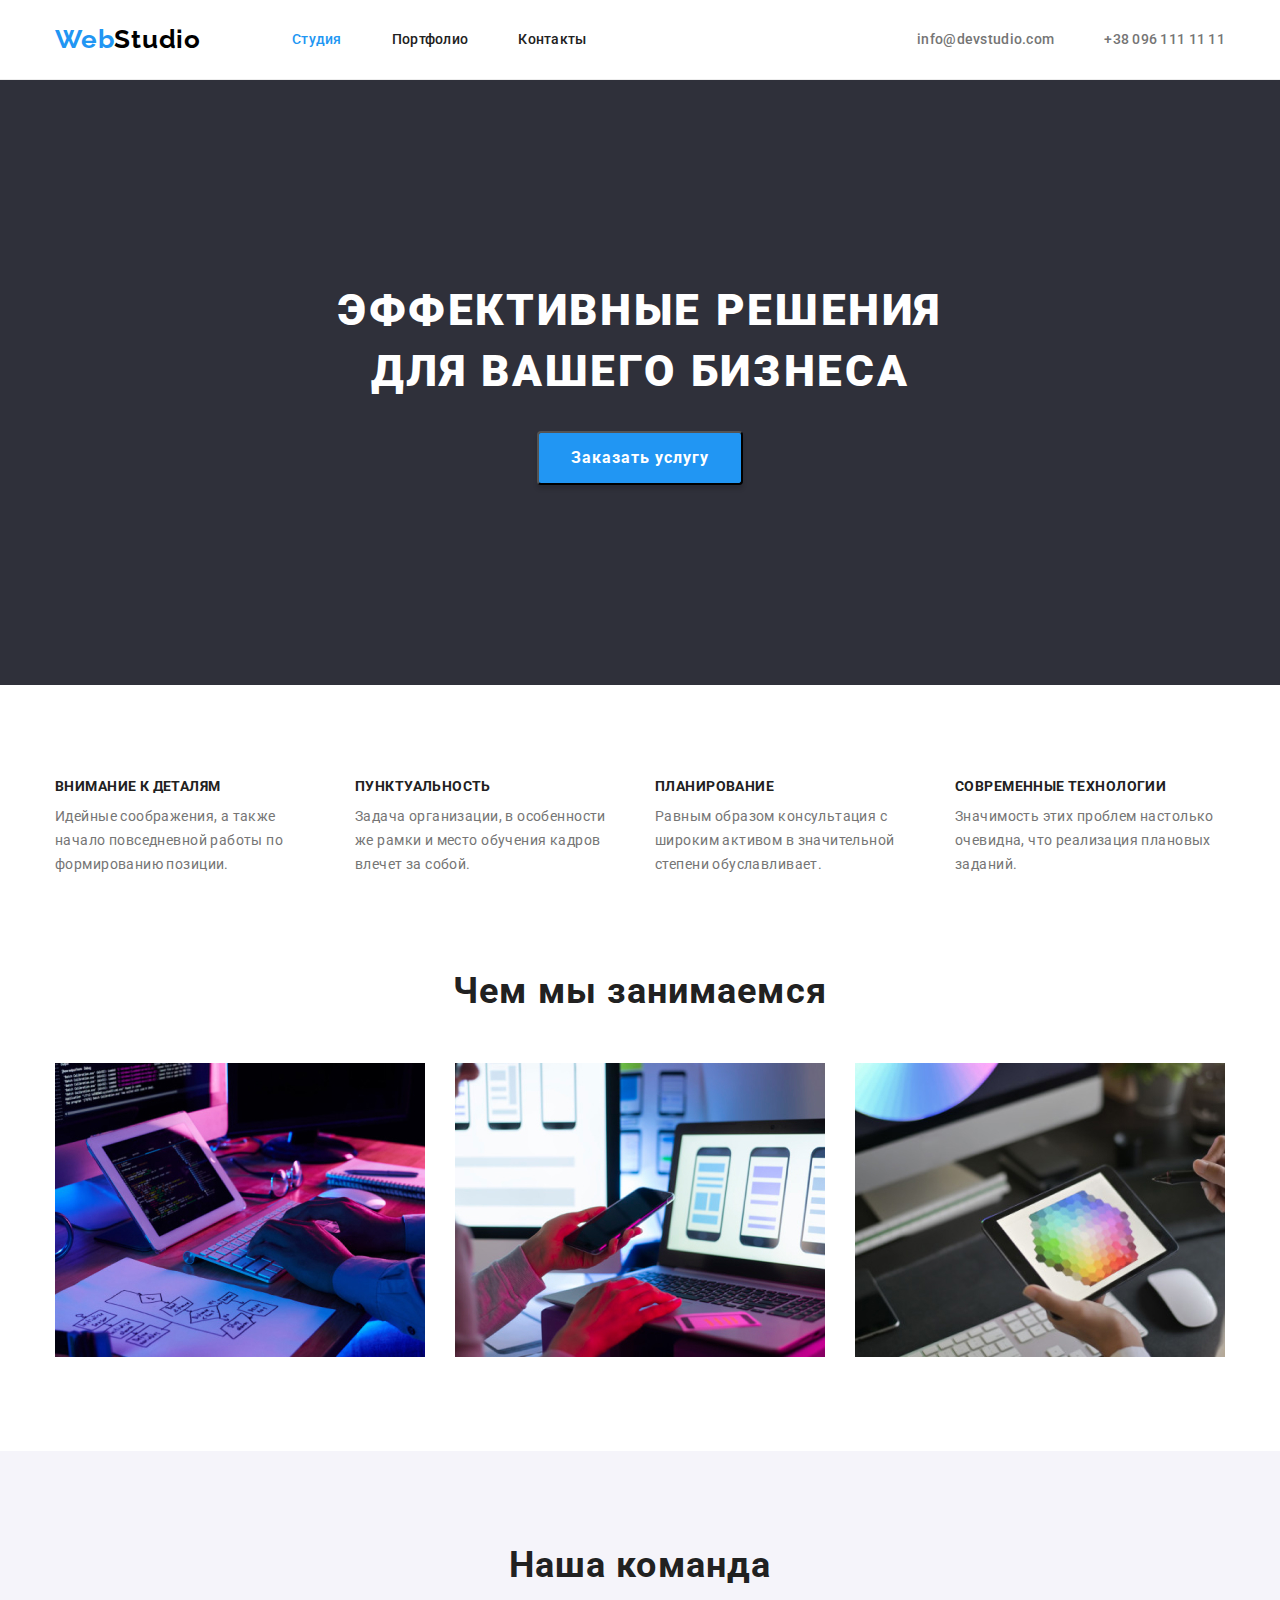
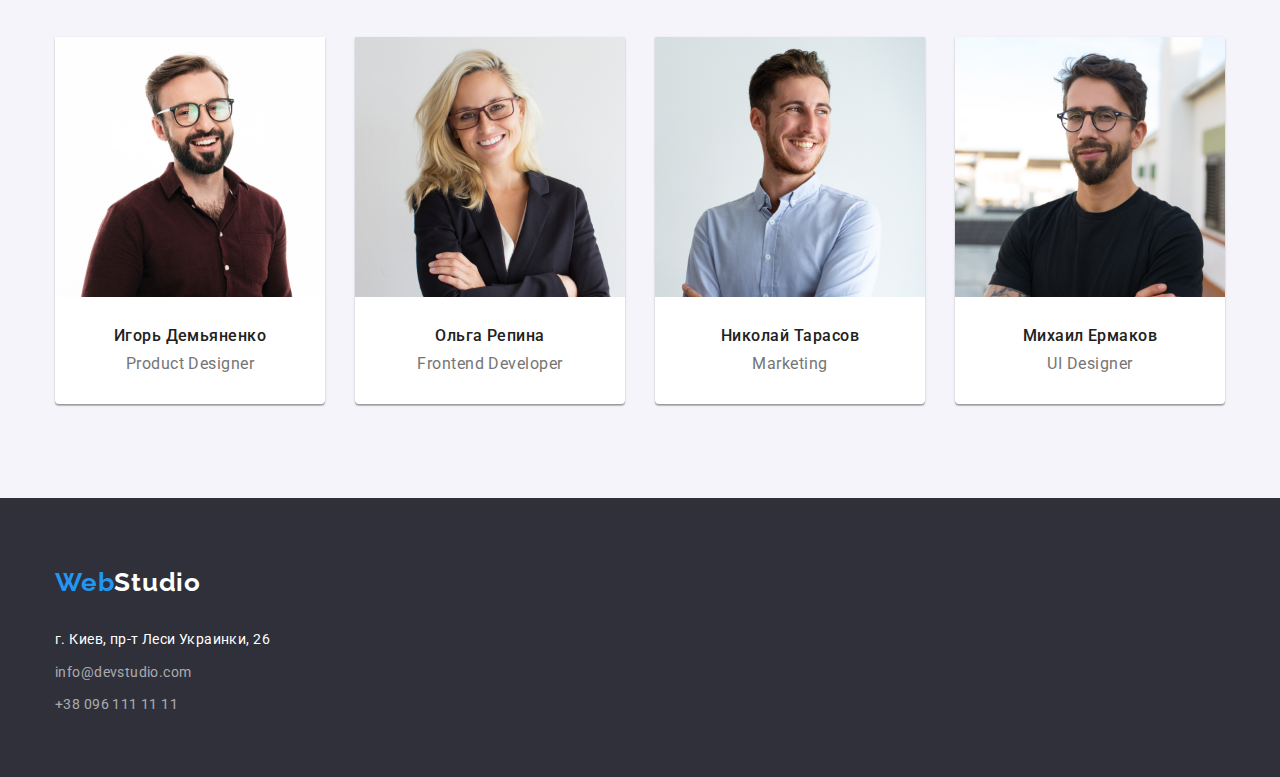
<file: index.html>
<!DOCTYPE html>
<html lang="ru">
<head>
	<meta charset="UTF-8">
	<meta http-equiv="X-UA-Compatible" content="IE=edge">
	<meta name="viewport" content="width=device-width, initial-scale=1.0">
	<title>Projects</title>
		<link href="https://fonts.googleapis.com/css2?family=Raleway:wght@700&family=Roboto:wght@400;500;700;900&display=swap" rel="stylesheet">
		<link
		rel="stylesheet"
		href="https://cdnjs.cloudflare.com/ajax/libs/modern-normalize/1.0.0/modern-normalize.min.css"
	  />
		<link rel="stylesheet" href="./css/styles.css">
</head>
<body>
	
	<!--Шапка сайта-->

	
	<header class="header main-naw">
		<div class="container main-naw">
		<nav class="nav">
		<a class="logo" href="./index.html">Web<span class="logo-text">Studio</span></a>
		<ul class="header-info margin-block main-naw">
			<li class="nav-item"> <a class="header-list active" href="./index.html">Студия</a> </li>
			<li class="nav-item"><a class="header-list" href="./portfolio.html">Портфолио</a></li>
			<li class="nav-item"><a class="header-list" href="">Контакты</a></li>
		</ul>
	</nav>


		<ul class="contakt margin-block ">
			<li class="contakt-li"> <a class="contakt-list" href="mailto:info@devstudio.com">info@devstudio.com</a> </li>
			<li class="contakt-li"> <a class="contakt-list" href="tel:+380961111111">+38 096 111 11 11</a> </li>
		</ul>
</div>
	</header>
	<!--Герой-->
<main>
		<section class="mine-title-content">
			<div class="container">
			<h1 class="title">Эффективные решения <br> для вашего бизнеса</h1>
			
			<button class="button" type="button">Заказать услугу</button> 
			 </div>
		</section>

		<!--Переваги-->
		
		<section class="section">
			<div class="container">
			<h2 class="visually-hidden"> Переваги</h2>
			<ul class="benefits-content" >	
			<li class="benefits-list list"> <h3 class="benefits-title" >Внимание к деталям</h3> <p class="benefits-text">Идейные соображения, а также начало повседневной работы по формированию позиции.</p> </li>
			<li class="benefits-list list"><h3 class="benefits-title">Пунктуальность</h3> <p class="benefits-text">Задача организации, в особенности же рамки и место обучения кадров влечет за собой.</p> </li>
			<li class="benefits-list list"><h3 class="benefits-title">Планирование</h3> <p class="benefits-text">Равным образом консультация с широким активом в значительной степени обуславливает.</p> </li>
			<li class="benefits-list list"><h3 class="benefits-title">Современные технологии</h3> <p class="benefits-text">Значимость этих проблем настолько очевидна, что реализация плановых заданий.</p> </li>
		</ul>
	</div>
		</section>
		<!--Чим ми заніиаємось-->
		
		<section class="main-work section">
			<div class="container">
			<h2 class="main-title">Чем мы занимаемся</h2>
			<ul class="work-item" >
				<li class="work-list list"> <img src="./images/img.jpg" alt="Фото" width="370" height="294"> </li>
				<li class="work-list list"><img src="./images/img(1).jpg" alt="Фото" width="370" height="294"></li>
				<li class="work-list list"><img src="./images/img(2).jpg" alt="Фото" width="370" height="294"></li>
			</u>
		</div>
		</section>

		<!--Команда-->
		
		<section class="main-team-content section ">
			<div class="container">
			<h2 class="main-title">Наша команда</h2>
			
				<ul class="team-item">
				<li class="team-list list"><img src="./images/img(3).jpg" alt="Product Designer" width="270" height="260"><div class="team-info"><h3 class="team-title">Игорь Демьяненко</h3> <p class="team-text">Product Designer</p></div></li>
				<li class="team-list list"><img src="./images/img(4).jpg" alt="Frontend Developer" width="270" height="260"><div class="team-info"><h3 class="team-title">Ольга Репина</h3> <p class="team-text">Frontend Developer</p></div></li>
				<li class="team-list list"><img src="./images/img(5).jpg" alt="Marketing" width="270" height="260"><div class="team-info"><h3 class="team-title">Николай Тарасов</h3> <p class="team-text">Marketing</p></div></li>
				<li class="team-list list"><img src="./images/img(6).jpg" alt="UI Designer" width="270" height="260"><div class="team-info"><h3 class="team-title">Михаил Ермаков</h3> <p class="team-text">UI Designer</p></div></li>
			</ul>
		</div>
		</section>
	</main>
		<!--Футер-->
		
		<footer class="footer">
			<div class="container">
			<a class="logo-footer" href="logo-bottom">Web<span class="footer-span">Studio</span></a>
	
			<address class="address-content">
				<ul class="footer-list">
			<li class="footer-item"><a class="address" href="https://www.google.com.ua/maps/place/%D0%B1%D1%83%D0%BB%D1%8C%D0%B2%D0%B0%D1%80+%D0%9B%D0%B5%D1%81%D1%96+%D0%A3%D0%BA%D1%80%D0%B0%D1%97%D0%BD%D0%BA%D0%B8,+26,+%D0%9A%D0%B8%D1%97%D0%B2,+02000/@50.4265841,30.5361971,17z/data=!3m1!4b1!4m5!3m4!1s0x40d4cf0e033ecbe9:0x57a4dffefec77da0!8m2!3d50.4265807!4d30.5383858!5m1!1e1?hl=uk"> г. Киев, пр-т Леси Украинки, 26 </a></li> 
			<li class="footer-item"><a class="footer-contact" href="mailto:info@devstudio.com">info@devstudio.com</a> </li>	
			<li class="footer-item"><a class="footer-contact" href="tel:+380961111111">+38 096 111 11 11</a> </li>	
	</ul>
			</address>
	</div>
		</footer>

</body>
</html>
</file>
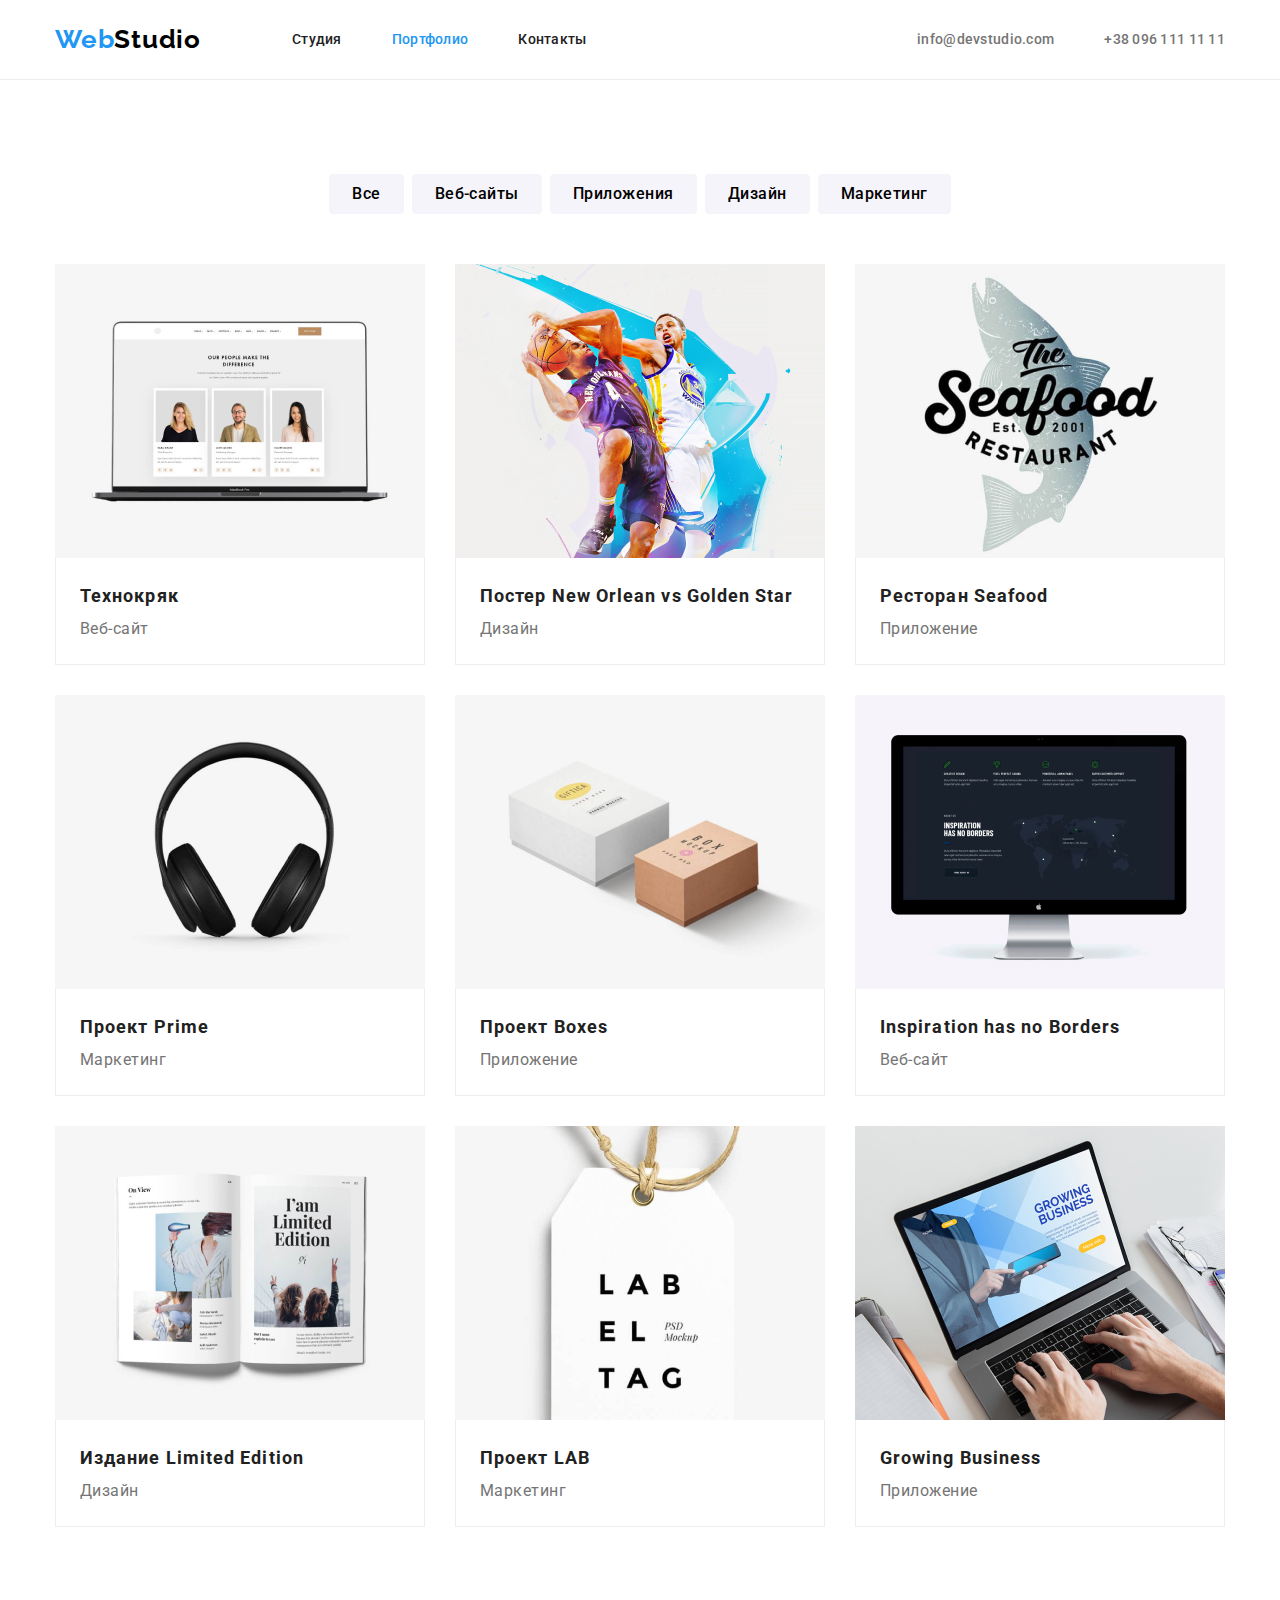
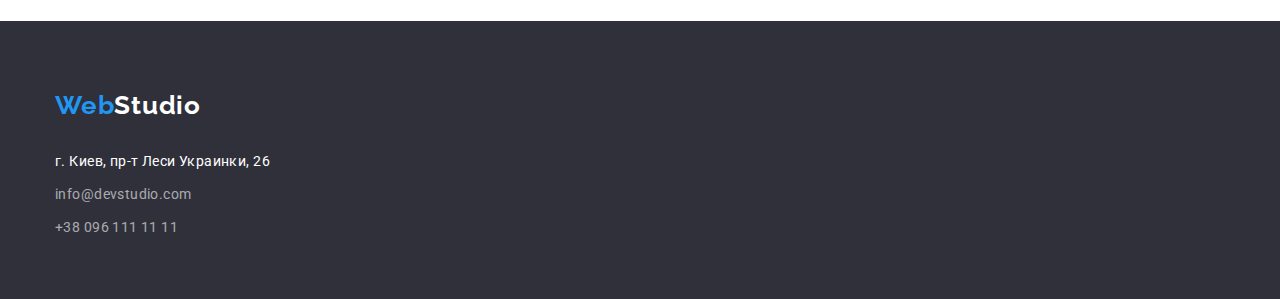
<file: portfolio.html>
<!DOCTYPE html>
<html lang="en">
<head>
	<meta charset="UTF-8">
	<meta http-equiv="X-UA-Compatible" content="IE=edge">
	<meta name="viewport" content="width=device-width, initial-scale=1.0">
	<title>Portfolio</title>
	<link href="https://fonts.googleapis.com/css2?family=Raleway:wght@700&family=Roboto:wght@400;500;700;900&display=swap" rel="stylesheet">
	<link
	rel="stylesheet"
	href="https://cdnjs.cloudflare.com/ajax/libs/modern-normalize/1.0.0/modern-normalize.min.css"
  />
	<link rel="stylesheet" href="./css/styles.css">
</head>
<body>
	
	<!--Шапка сайта-->
	

	<header class="header main-naw">
		<div class="container main-naw">
		<nav class="nav">
		<a class="logo" href="./index.html">Web<span class="logo-text">Studio</span></a>
		<ul class="header-info margin-block main-naw">
			<li class="nav-item"> <a class="header-list" href="./index.html">Студия</a> </li>
			<li class="nav-item"><a class="header-list active" href="./portfolio.html">Портфолио</a></li>
			<li class="nav-item"><a class="header-list" href="">Контакты</a></li>
		</ul>
	</nav>


		<ul class="contakt margin-block ">
			<li class="contakt-li"> <a class="contakt-list" href="mailto:info@devstudio.com">info@devstudio.com</a> </li>
			<li class="contakt-li"> <a class="contakt-list" href="tel:+380961111111">+38 096 111 11 11</a> </li>
		</ul>
</div>
	</header>

	<!--main-->
	<main class="portfolio">
		
		<!--Button-->
		
		<section class="section">

			<div class="container">
			<h1 class="visually-hidden">Портфоліо</h1>
			<ul class="menu  margin-block">
				<li class="portfolio-menu list"><button class="portfolio-list-button"  type="button">Все</button> </li>
				<li class="portfolio-menu list"><button class="portfolio-list-button" type="button">Веб-сайты</button></li>
				<li class="portfolio-menu list"><button class="portfolio-list-button" type="button">Приложения</button></li>
				<li class="portfolio-menu list"><button class="portfolio-list-button" type="button">Дизайн</button></li >
				<li class="portfolio-menu list"><button class="portfolio-list-button" type="button">Маркетинг</button></li>
				
			</ul>
		
		<!--Content-->
			<ul class="portfolio-content-info margin-block">
				<li class="portfolio-list list"><a href="#"><img src="./images/img(7).jpg" alt="вебсайт" width="370" height="294"><div class="portfolio-content-menu"><h2 class="portfolio-content-title">Технокряк</h2><p class="portfolio-content-list">Веб-сайт</p></div> </li></a>

				<li class="portfolio-list list"><a href="#"><img src="./images/img(8).jpg" alt="дизайн" width="370" height="294"><div class="portfolio-content-menu"><h2 class="portfolio-content-title">Постер New Orlean vs Golden Star</h2><p class="portfolio-content-list">Дизайн</p></div> </a></li>

				<li class="portfolio-list list"><a href="#"><img src="./images/img(9).jpg" alt="вебсайт" width="370" height="294"><div class="portfolio-content-menu"><h2 class="portfolio-content-title">Ресторан Seafood</h2><p class="portfolio-content-list">Приложение</p></div> </a></li>

				<li class="portfolio-list list"><a href="#"><img src="./images/img(10).jpg" alt="вебсайт" width="370" height="294"><div class="portfolio-content-menu"><h2 class="portfolio-content-title">Проект Prime</h2><p class="portfolio-content-list">Маркетинг</p></div> </a></li>

				<li class="portfolio-list list"><a href="#"><img src="./images/img(11).jpg" alt="вебсайт" width="370" height="294"><div class="portfolio-content-menu"><h2 class="portfolio-content-title">Проект Boxes</h2><p class="portfolio-content-list">Приложение</p></div> </a></li>

				<li class="portfolio-list list"><a href="#"><img src="./images/img(12).jpg" alt="вебсайт" width="370" height="294"><div class="portfolio-content-menu"><h2 class="portfolio-content-title">Inspiration has no Borders</h2><p class="portfolio-content-list">Веб-сайт</p></div> </a></li>

				<li class="portfolio-list list"><a href="#"><img src="./images/img(13).jpg" alt="вебсайт" width="370" height="294"><div class="portfolio-content-menu"><h2 class="portfolio-content-title">Издание Limited Edition</h2><p class="portfolio-content-list">Дизайн</p></div> </a></li>

				<li class="portfolio-list list"><a href="#"><img src="./images/img(14).jpg" alt="вебсайт" width="370" height="294"><div class="portfolio-content-menu"><h2 class="portfolio-content-title">Проект LAB</h2><p class="portfolio-content-list">Маркетинг</p></div> </a></li>
				
				<li class="portfolio-list list"><a href="#"><img src="./images/img(15).jpg" alt="вебсайт" width="370" height="294"><div class="portfolio-content-menu"><h2 class="portfolio-content-title">Growing Business</h2><p class="portfolio-content-list">Приложение</p></div> </a></li>
			</ul>
			</div>
		</section>
	</main>
	<!--Footer-->
	<footer class="footer">
		<div class="container">
		<a class="logo-footer" href="logo-bottom">Web<span class="footer-span">Studio</span></a>

		<address class="address-content">
			<ul class="footer-list">
		<li class="footer-item"><a class="address" href="https://www.google.com.ua/maps/place/%D0%B1%D1%83%D0%BB%D1%8C%D0%B2%D0%B0%D1%80+%D0%9B%D0%B5%D1%81%D1%96+%D0%A3%D0%BA%D1%80%D0%B0%D1%97%D0%BD%D0%BA%D0%B8,+26,+%D0%9A%D0%B8%D1%97%D0%B2,+02000/@50.4265841,30.5361971,17z/data=!3m1!4b1!4m5!3m4!1s0x40d4cf0e033ecbe9:0x57a4dffefec77da0!8m2!3d50.4265807!4d30.5383858!5m1!1e1?hl=uk"> г. Киев, пр-т Леси Украинки, 26 </a></li> 
		<li class="footer-item"><a class="footer-contact" href="mailto:info@devstudio.com">info@devstudio.com</a> </li>	
		<li class="footer-item"><a class="footer-contact" href="tel:+380961111111">+38 096 111 11 11</a> </li>	
</ul>
		</address>
</div>
	</footer>
</body>
</html>
</file>
<file: css/styles.css>
:root {
  --accent-color: #2196f3;
  --accent-color-text: #212121;
  --color-text: #ffffff;
  --color-fone: #757575;
  --color-text-button: #f5f4fa;
}

body {
  font-family: Roboto, sans-serif;
  color: var(--accent-color-text);
}

.content-header {
  border-bottom: 1px solid #ececec;
}

.content {
  width: 1600px;
  margin: 0 auto;
  background-color: var(--color-text);
}

h1,
h2,
h3,
p {
  margin: 0;
}

img {
  display: block;
  max-width: 100%;
  height: auto;
}

a {
  list-style: none;
  text-decoration: none;
}
ul {
  margin: 0;
  padding-left: 0;
}

.container {
  width: 1200px;
  margin: 0 auto;
  padding-left: 15px;
  padding-right: 15px;
}

.main-naw {
  display: flex;
  align-items: center;
}

.section {
  padding-top: 94px;
  padding-bottom: 94px;
}

/*Шапка сайта*/
.header {
  border-bottom: 1px solid #ececec;

  height: 80px;
  background-color: var(--color-text);
}

.content-header {
}

.nav {
  align-items: center;
  display: flex;
}

.logo {
  margin-right: 91px;
  font-family: Raleway, sans-serif;
  font-weight: 700;
  font-size: 26px;
  line-height: 1.9;
  letter-spacing: 0.03em;
  color: var(--accent-color);
  text-decoration: none;
}

.logo-text {
  color: #000000;
}

.header-info {
  margin-top: 0;
  margin-bottom: 0;
  display: flex;
  font-weight: 500;
  font-size: 14px;
  line-height: 1.14;
  letter-spacing: 0.02em;
  list-style: none;
}
.header-info .nav-item {
  margin-right: 50px;
}
.header-info .nav-item:last-child {
  margin-right: 0;
}
.header-list {
  color: var(--accent-color-text);
  text-decoration: none;
  padding-top: 20px;
  padding-bottom: 20px;
}

.header-list.active {
  color: var(--accent-color);
}

.header-list:hover,
.header-list:focus {
  color: var(--accent-color);
}

.contakt {
  align-items: center;
  margin-top: 0;
  margin-bottom: 0;
  display: flex;
  font-weight: 500;
  font-size: 14px;
  line-height: 1.14;
  letter-spacing: 0.02em;
  list-style: none;
  margin-left: auto;
}

.contakt-li {
  margin-right: 50px;
}
.contakt-li:last-child {
  margin-right: 0px;
}
.contakt .contakt-li {
}
.contakt-list {
  color: var(--color-fone);
  text-decoration: none;
  padding-top: 20px;
  padding-bottom: 20px;
}

.contakt-list:hover,
.contakt-list:focus {
  color: var(--accent-color);
}

/* Герой */

.list {
  list-style: none;
}

.mine-title-content {
  padding-top: 200px;
  padding-bottom: 200px;
  text-align: center;
  max-width: 1600px;
  margin: 0 auto;
  background-color: #2f303a;
}

.title {
  margin-top: 0px;
  margin-bottom: 0px;
  margin-bottom: 30px;
  font-weight: 900;
  font-size: 44px;
  line-height: 1.38;
  letter-spacing: 0.06em;
  text-transform: uppercase;
  color: var(--color-text);
}

.button {
  display: inline-block;
  padding: 10px 32px;
  min-width: 200px;
  font-family: Roboto, sans-serif;
  font-weight: 700;
  font-size: 16px;
  line-height: 1.87;
  align-items: center;
  letter-spacing: 0.06em;
  color: var(--color-text);
  cursor: pointer;
  background-color: var(--accent-color);
  box-shadow: 0px 4px 4px rgba(0, 0, 0, 0.15);
  border-radius: 4px;
}

/* Переваги */

.benefits-list:last-child {
  margin-right: 0px;
}

.benefits-content {
  display: flex;
}

.visually-hidden {
  position: absolute;
  width: 1px;
  height: 1px;
  margin: -1px;
  border: 0;
  padding: 0;
  clip: rect(0 0 0 0);
  overflow: hidden;
}

.benefits-list {
  display: inline-block;
  margin-right: 30px;
}

.benefits-title {
  margin-bottom: 10px;
  font-weight: 700;
  font-size: 14px;
  line-height: 1.14;
  letter-spacing: 0.03em;
  text-transform: uppercase;
}

.benefits-text {
  width: 270px;
  font-size: 14px;
  line-height: 1.71;
  letter-spacing: 0.03em;
  color: var(--color-fone);
}

/* Чим ми заніиаємось */

.main-work {
  padding-top: 0;
}

.main-title {
  margin-bottom: 50px;
  font-weight: 700;
  font-size: 36px;
  line-height: 1.16;
  text-align: center;
  letter-spacing: 0.03em;
}

.work-item {
  display: flex;
}

.work-item .work-list {
  margin-right: 30px;
}
.work-item .work-list:last-child {
  margin-right: 0;
}

.work-list {
  display: inline-block;
}

/* Команда */

.main-team-content {
  background-color: var(--color-text-button);
}

.main-team-content {
}

.team-item {
  padding-left: 0;
  display: flex;
}

.team-item .team-list {
  margin-right: 30px;
}
.team-item .team-list:last-child {
  margin-right: 0;
}

.team-list {
  display: inline-block;
  background: #ffffff;
  box-shadow: 0px 1px 3px rgba(0, 0, 0, 0.12), 0px 1px 1px rgba(0, 0, 0, 0.14),
    0px 2px 1px rgba(0, 0, 0, 0.2);
  border-radius: 0px 0px 4px 4px;
}

.team-title {
  margin-bottom: 10px;
  text-align: center;
  font-weight: 500;
  font-size: 16px;
  line-height: 1.18;
  letter-spacing: 0.03em;
}
.team-info {
  margin-top: 30px;
  margin-bottom: 30px;
}

.team-text {
  text-align: center;
  font-size: 16px;
  line-height: 1.18;
  letter-spacing: 0.03em;
  color: var(--color-fone);
}

/* footer */

.footer {
  padding-top: 60px;
  padding-bottom: 60px;
  background-color: #2f303a;
}

.logo-footer {
  font-family: Raleway, sans-serif;
  font-weight: 700;
  font-size: 26px;
  line-height: 1.9;
  letter-spacing: 0.03em;
  color: var(--accent-color);
  text-decoration: none;
}

.logo-bottom {
  color: var(--color-text);
}
.footer-span {
  color: var(--color-text);
}
.address-content {
  margin-top: 20px;
}

.address-content {
  font-style: normal;
}

.footer-list {
  list-style: none;
  font-size: 14px;
  line-height: 1.7;
  letter-spacing: 0.03em;
}

.footer-item {
  margin-bottom: 9px;
}

.footer-item:last-child {
  margin-bottom: 0;
}

.address {
  color: var(--color-text);
  text-decoration: none;
}

.address:hover,
.address:focus {
  color: var(--accent-color);
}

.footer-contact {
  text-decoration: none;
  color: rgba(255, 255, 255, 0.6);
}

.footer-contact:hover,
.footer-contact:focus {
  color: var(--accent-color);
}

/* Portfolio */

.header-portfolio.activ {
  color: var(--accent-color);
}
.portfolio {
}

/*Button*/

.menu {
  margin-bottom: 50px;
  display: flex;
  justify-content: center;
}
.portfolio-menu {
  display: inline-block;
  margin-right: 8px;
}
.portfolio-menu:last-child {
  margin-right: 0;
}

.portfolio-list-button {
  padding: 6px 22px;
  font-family: Roboto, sans-serif;
  background-color: var(--color-text-button);
  border-radius: 4px;
  font-weight: 500;
  font-size: 16px;
  line-height: 1.62;
  text-align: center;
  letter-spacing: 0.03em;
  cursor: pointer;
  border: 1px solid #f5f4fa;
}
.portfolio-button-all.active {
  color: var(--accent-color);
}

.portfolio-list-button:hover,
.portfolio-list-button:focus {
  background-color: var(--accent-color);
  box-shadow: 0px 3px 1px rgba(0, 0, 0, 0.1), 0px 1px 2px rgba(0, 0, 0, 0.08),
    0px 2px 2px rgba(0, 0, 0, 0.12);
  color: var(--color-text);
  border: 1px solid #2196f3;
}

/* Portaolio content */

.portfolio-content-info {
  display: flex;
  flex-wrap: wrap;
  justify-content: space-between;
}
.portfolio-list:nth-child(7) {
  margin-bottom: 0;
}
.portfolio-list:nth-child(8) {
  margin-bottom: 0;
}
.portfolio-list:nth-child(9) {
  margin-bottom: 0;
}
.portfolio-list {
  margin-bottom: 30px;
  background: #ffffff;
  list-style: none;
  text-decoration: none;
}

.portfolio-content-menu {
  padding: 20px 24px 20px 24px;
  border: 1px solid #eeeeee;
  box-sizing: border-box;
  border-top: none;
}

.portfolio-content-title {
  font-style: normal;
  font-weight: 700;
  font-size: 18px;
  line-height: 2;
  letter-spacing: 0.06em;
  color: var(--accent-color-text);
}

.portfolio-content-list {
  font-style: normal;
  font-weight: 400;
  font-size: 16px;
  line-height: 1.87;
  letter-spacing: 0.03em;
  color: var(--color-fone);
}
</file>
